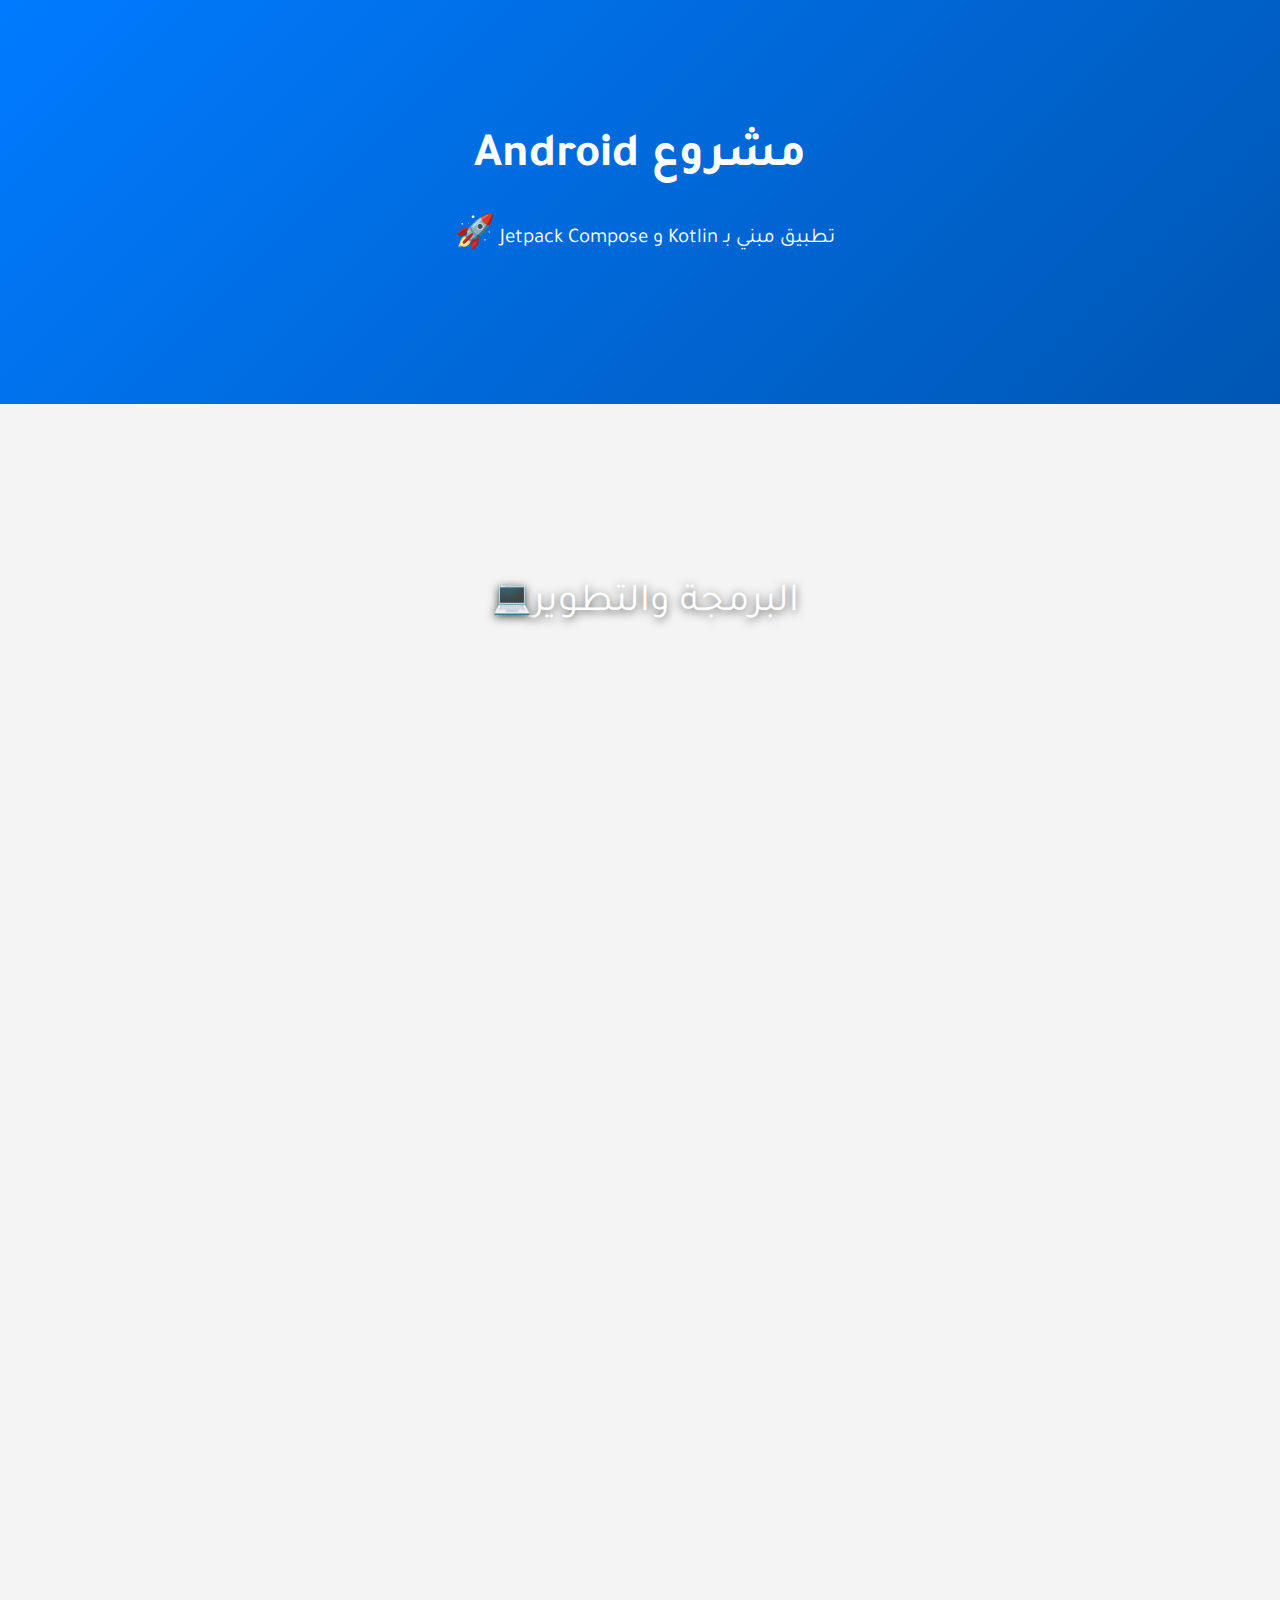
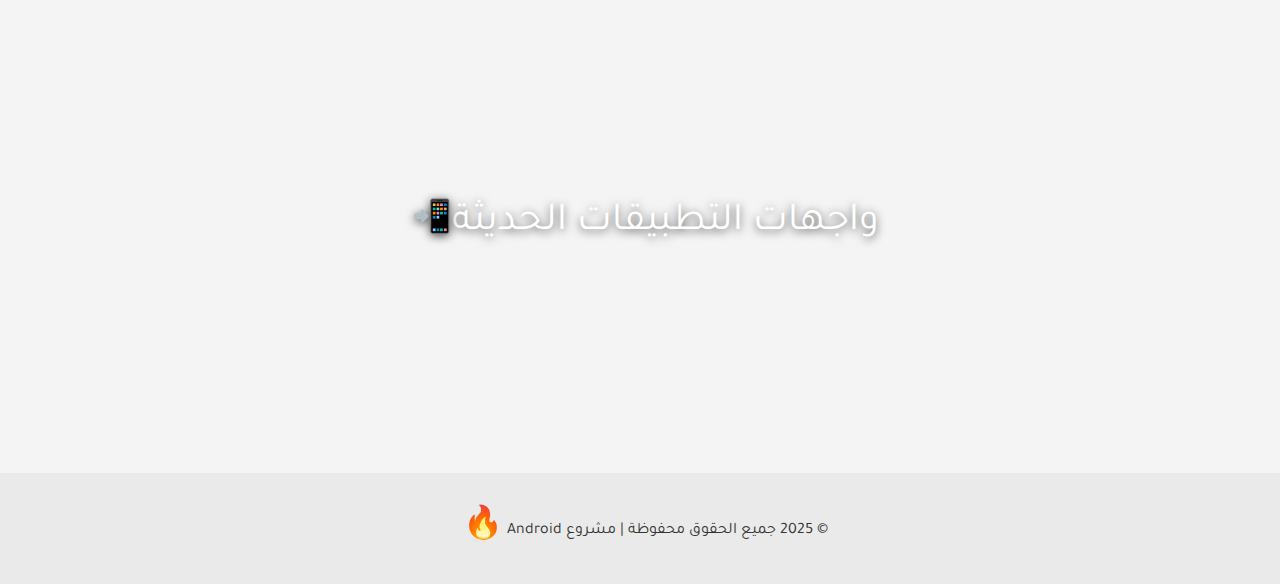
<file: .github/index.html>
<!DOCTYPE html>
<html lang="ar">
<head>
<meta charset="UTF-8">
<meta name="viewport" content="width=device-width, initial-scale=1.0">
<title>مشروع Android - النسخة التفاعلية الحية</title>
<link href="https://fonts.googleapis.com/css2?family=Tajawal:wght@400;700&display=swap" rel="stylesheet">
<style>
:root {
    --primary-color: #007bff;
    --secondary-color: #0056b3;
    --accent-color: #ff6f61;
    --background-color: #f4f4f4;
    --text-color: #333;
    --container-bg: #fff;
    --footer-bg: #eaeaea;
}
@media (prefers-color-scheme: dark) {
    :root {
        --primary-color: #3399ff;
        --secondary-color: #66b2ff;
        --accent-color: #ff8c66;
        --background-color: #121212;
        --text-color: #f0f0f0;
        --container-bg: #1e1e1e;
        --footer-bg: #1a1a1a;
    }
}

body {
    font-family: 'Tajawal', Arial, sans-serif;
    margin: 0;
    padding: 0;
    background: var(--background-color);
    color: var(--text-color);
    direction: rtl;
    line-height: 1.6;
    scroll-behavior: smooth;
    overflow-x: hidden;
}

/* Header */
header {
    background: linear-gradient(135deg, var(--primary-color), var(--secondary-color));
    color: white;
    padding: 120px 20px;
    text-align: center;
    position: relative;
    overflow: hidden;
}
header h1 {
    margin: 0;
    font-size: 3rem;
    animation: fadeInUp 1s forwards 0.3s;
}
header p {
    margin-top: 15px;
    font-size: 1.3rem;
    animation: fadeInUp 1s forwards 0.6s;
}

/* Parallax sections */
.parallax {
    position: relative;
    background-attachment: fixed;
    background-size: cover;
    background-position: center;
    min-height: 400px;
    display: flex;
    align-items: center;
    justify-content: center;
    color: white;
    font-size: 2.5rem;
    text-shadow: 0 2px 10px rgba(0,0,0,0.7);
    transition: background-position 0.3s ease-out;
}

/* Container sections */
.container {
    max-width: 950px;
    margin: 60px auto;
    background: var(--container-bg);
    padding: 50px;
    border-radius: 16px;
    box-shadow: 0 10px 40px rgba(0,0,0,0.25);
    opacity: 0;
    transform: translateY(50px);
    transition: all 1s ease-out;
}

/* Animated icons */
.icon {
    display: inline-block;
    font-size: 2rem;
    color: var(--accent-color);
    margin-left: 10px;
    animation: bounce 2s infinite;
}
@keyframes bounce {
    0%, 100% { transform: translateY(0);}
    50% { transform: translateY(-8px);}
}

/* Buttons 3D */
.buttons {
    display: flex;
    flex-wrap: wrap;
    gap: 20px;
    justify-content: center;
    margin-top: 40px;
}
.button {
    display: inline-block;
    background-color: var(--primary-color);
    color: white;
    padding: 16px 32px;
    text-align: center;
    text-decoration: none;
    border-radius: 14px;
    font-weight: bold;
    transition: 0.3s all ease, box-shadow 0.3s ease;
    perspective: 1000px;
}
.button:hover {
    background-color: var(--secondary-color);
    transform: rotateX(5deg) rotateY(5deg) scale(1.05);
    box-shadow: 0 12px 40px rgba(0,0,0,0.35), 0 0 15px var(--accent-color);
}

/* Footer */
footer {
    text-align: center;
    padding: 30px;
    margin-top: 50px;
    background-color: var(--footer-bg);
    color: var(--text-color);
}

/* Headings & lists */
h2 {
    color: var(--primary-color);
    text-align: center;
    margin-top: 20px;
}
ul {
    margin: 25px 0;
    padding-left: 20px;
}
li {
    margin-bottom: 14px;
    transition: transform 0.3s ease, color 0.3s ease;
}
li:hover { transform: translateX(10px); color: var(--accent-color); }

/* Animations */
@keyframes fadeInUp { to {opacity:1; transform:translateY(0);} }
.fade-in { opacity: 0; transform: translateY(50px); transition: all 1s ease-out; }
.fade-in.visible { opacity: 1; transform: translateY(0); }

/* Responsive */
@media (max-width: 600px) {
    header h1 { font-size: 2rem; }
    .button { width: 100%; text-align: center; }
}
</style>
</head>
<body>

<header>
    <h1>مشروع Android</h1>
    <p>تطبيق مبني بـ Kotlin و Jetpack Compose <span class="icon">🚀</span></p>
</header>

<div class="parallax" style="background-image: url('https://source.unsplash.com/1600x900/?technology,code');">
    البرمجة والتطوير <span class="icon">💻</span>
</div>

<div class="container fade-in">
    <h2>نبذة عن المشروع <span class="icon">📱</span></h2>
    <p>هذا المشروع يمثل تطبيق Android تم استخراجه من ملف مضغوط، مبني باستخدام <strong>Kotlin</strong> و <strong>Jetpack Compose</strong>. التطبيق يدعم التصميم الحديث، الوضع الداكن، واللغات من اليمين إلى اليسار.</p>

    <h2>الميزات الرئيسية <span class="icon">⭐</span></h2>
    <ul>
        <li>تصميم Material Design 3 مع سمات ديناميكية</li>
        <li>دعم الوضع الداكن (Dark Mode)</li>
        <li>دعم اللغات RTL</li>
        <li>تصميم متجاوب لجميع أحجام الشاشات</li>
        <li>نهج يركز على الخصوصية مع سياسة خصوصية مضمنة</li>
        <li>متوافق مع Target SDK 35</li>
        <li>جاهز لحزمة Android (.aab)</li>
    </ul>

    <div class="buttons">
        <a href="https://github.com/abdulelahothmangwaith/Android-Project-Extracted" class="button">GitHub</a>
        <a href="Android-Project-Extracted.zip" download class="button">تحميل المشروع</a>
    </div>
</div>

<div class="parallax" style="background-image: url('https://source.unsplash.com/1600x900/?android,app');">
    واجهات التطبيقات الحديثة <span class="icon">📲</span>
</div>

<footer>
    &copy; 2025 جميع الحقوق محفوظة | مشروع Android <span class="icon">🔥</span>
</footer>

<script>
// Scroll reveal
const faders = document.querySelectorAll('.fade-in');
const observer = new IntersectionObserver((entries, obs) => {
    entries.forEach(entry => {
        if(entry.isIntersecting){
            entry.target.classList.add('visible');
            obs.unobserve(entry.target);
        }
    });
}, {threshold:0.2});
faders.forEach(fader => observer.observe(fader));

// Dynamic parallax and gradient background
window.addEventListener('scroll', () => {
    const offset = window.pageYOffset;
    document.querySelectorAll('.parallax').forEach(section => {
        section.style.backgroundPositionY = `${offset * 0.5}px`;
    });

    // Dynamic gradient color on header
    const hue = Math.min(offset / 5, 360);
    document.querySelector('header').style.background = `linear-gradient(135deg, hsl(${hue}, 80%, 55%), hsl(${(hue+50)%360}, 80%, 50%))`;
});
</script>

</body>
</html>
</file>
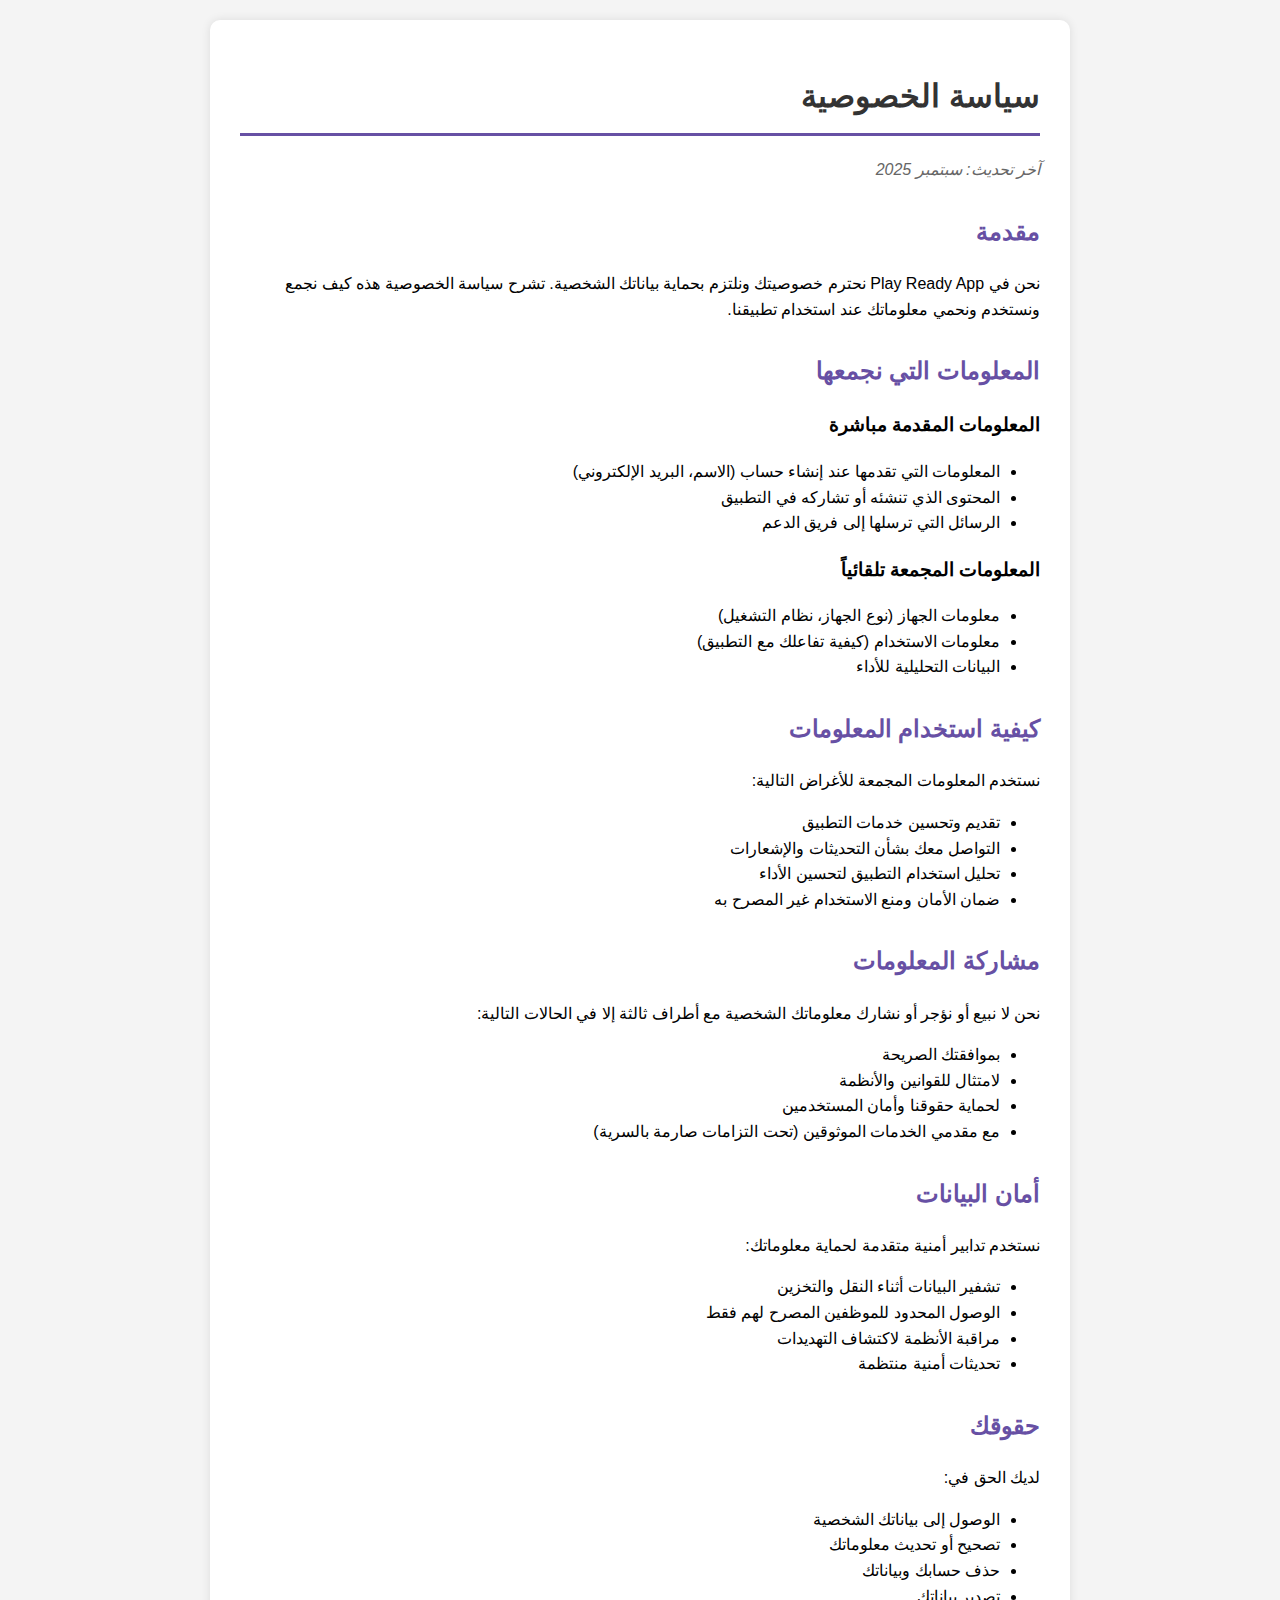
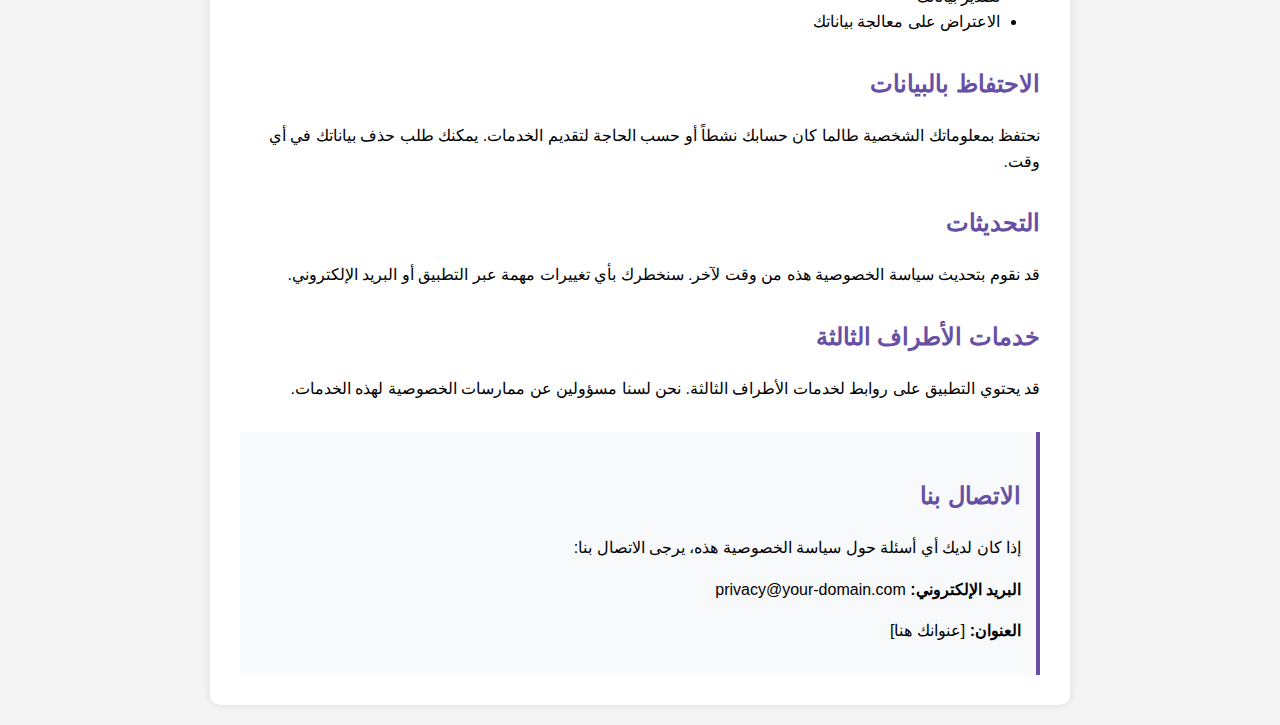
<file: privacy_policy.html>
<!DOCTYPE html>
<html dir="rtl" lang="ar">
<head>
    <meta charset="UTF-8">
    <meta name="viewport" content="width=device-width, initial-scale=1.0">
    <title>سياسة الخصوصية - Play Ready App</title>
    <style>
        body {
            font-family: Arial, sans-serif;
            line-height: 1.6;
            margin: 0;
            padding: 20px;
            background-color: #f4f4f4;
        }
        .container {
            max-width: 800px;
            margin: 0 auto;
            background: white;
            padding: 30px;
            border-radius: 10px;
            box-shadow: 0 0 10px rgba(0,0,0,0.1);
        }
        h1 {
            color: #333;
            border-bottom: 3px solid #6750A4;
            padding-bottom: 10px;
        }
        h2 {
            color: #6750A4;
            margin-top: 30px;
        }
        .contact {
            background: #f8f9fa;
            padding: 15px;
            border-right: 4px solid #6750A4;
            margin-top: 30px;
        }
        .last-updated {
            color: #666;
            font-style: italic;
            margin-bottom: 30px;
        }
    </style>
</head>
<body>
    <div class="container">
        <h1>سياسة الخصوصية</h1>
        <p class="last-updated">آخر تحديث: سبتمبر 2025</p>
        
        <h2>مقدمة</h2>
        <p>نحن في Play Ready App نحترم خصوصيتك ونلتزم بحماية بياناتك الشخصية. تشرح سياسة الخصوصية هذه كيف نجمع ونستخدم ونحمي معلوماتك عند استخدام تطبيقنا.</p>
        
        <h2>المعلومات التي نجمعها</h2>
        <h3>المعلومات المقدمة مباشرة</h3>
        <ul>
            <li>المعلومات التي تقدمها عند إنشاء حساب (الاسم، البريد الإلكتروني)</li>
            <li>المحتوى الذي تنشئه أو تشاركه في التطبيق</li>
            <li>الرسائل التي ترسلها إلى فريق الدعم</li>
        </ul>
        
        <h3>المعلومات المجمعة تلقائياً</h3>
        <ul>
            <li>معلومات الجهاز (نوع الجهاز، نظام التشغيل)</li>
            <li>معلومات الاستخدام (كيفية تفاعلك مع التطبيق)</li>
            <li>البيانات التحليلية للأداء</li>
        </ul>
        
        <h2>كيفية استخدام المعلومات</h2>
        <p>نستخدم المعلومات المجمعة للأغراض التالية:</p>
        <ul>
            <li>تقديم وتحسين خدمات التطبيق</li>
            <li>التواصل معك بشأن التحديثات والإشعارات</li>
            <li>تحليل استخدام التطبيق لتحسين الأداء</li>
            <li>ضمان الأمان ومنع الاستخدام غير المصرح به</li>
        </ul>
        
        <h2>مشاركة المعلومات</h2>
        <p>نحن لا نبيع أو نؤجر أو نشارك معلوماتك الشخصية مع أطراف ثالثة إلا في الحالات التالية:</p>
        <ul>
            <li>بموافقتك الصريحة</li>
            <li>لامتثال للقوانين والأنظمة</li>
            <li>لحماية حقوقنا وأمان المستخدمين</li>
            <li>مع مقدمي الخدمات الموثوقين (تحت التزامات صارمة بالسرية)</li>
        </ul>
        
        <h2>أمان البيانات</h2>
        <p>نستخدم تدابير أمنية متقدمة لحماية معلوماتك:</p>
        <ul>
            <li>تشفير البيانات أثناء النقل والتخزين</li>
            <li>الوصول المحدود للموظفين المصرح لهم فقط</li>
            <li>مراقبة الأنظمة لاكتشاف التهديدات</li>
            <li>تحديثات أمنية منتظمة</li>
        </ul>
        
        <h2>حقوقك</h2>
        <p>لديك الحق في:</p>
        <ul>
            <li>الوصول إلى بياناتك الشخصية</li>
            <li>تصحيح أو تحديث معلوماتك</li>
            <li>حذف حسابك وبياناتك</li>
            <li>تصدير بياناتك</li>
            <li>الاعتراض على معالجة بياناتك</li>
        </ul>
        
        <h2>الاحتفاظ بالبيانات</h2>
        <p>نحتفظ بمعلوماتك الشخصية طالما كان حسابك نشطاً أو حسب الحاجة لتقديم الخدمات. يمكنك طلب حذف بياناتك في أي وقت.</p>
        
        <h2>التحديثات</h2>
        <p>قد نقوم بتحديث سياسة الخصوصية هذه من وقت لآخر. سنخطرك بأي تغييرات مهمة عبر التطبيق أو البريد الإلكتروني.</p>
        
        <h2>خدمات الأطراف الثالثة</h2>
        <p>قد يحتوي التطبيق على روابط لخدمات الأطراف الثالثة. نحن لسنا مسؤولين عن ممارسات الخصوصية لهذه الخدمات.</p>
        
        <div class="contact">
            <h2>الاتصال بنا</h2>
            <p>إذا كان لديك أي أسئلة حول سياسة الخصوصية هذه، يرجى الاتصال بنا:</p>
            <p><strong>البريد الإلكتروني:</strong> privacy@your-domain.com</p>
            <p><strong>العنوان:</strong> [عنوانك هنا]</p>
        </div>
    </div>
</body>
</html>
</file>
